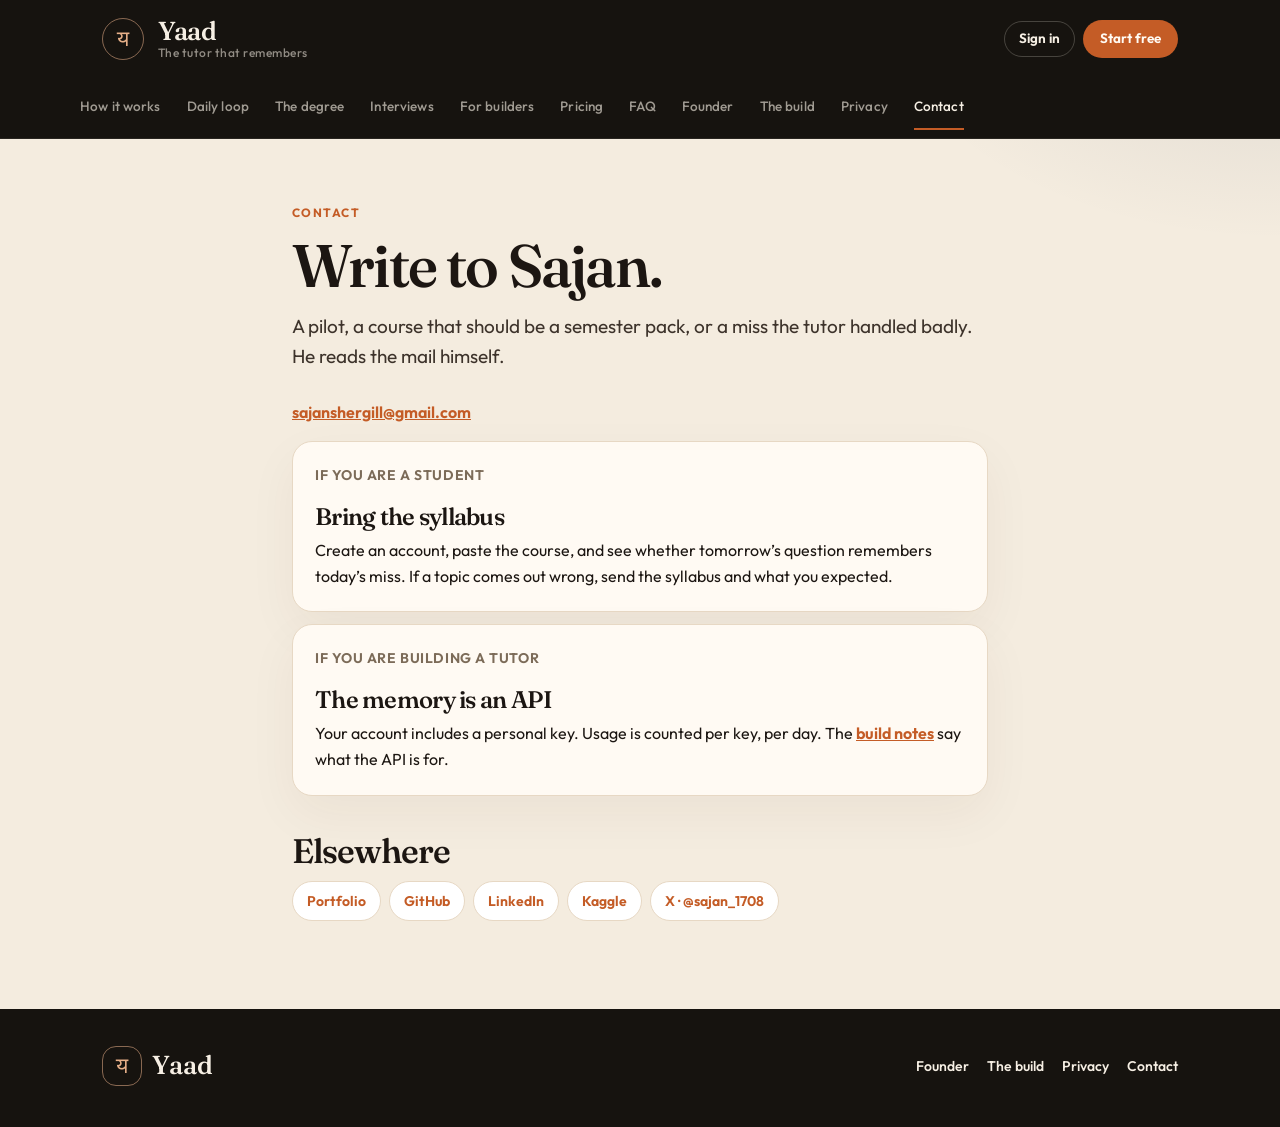
<file: contact.html>
<!DOCTYPE html>
<html lang="en">
<head>
<meta charset="utf-8">
<meta name="viewport" content="width=device-width, initial-scale=1">
<title>Contact — Yaad</title>
<meta name="description" content="Write to Sajan Singh Shergill about Yaad.">
<link rel="preconnect" href="https://fonts.googleapis.com">
<link rel="preconnect" href="https://fonts.gstatic.com" crossorigin>
<link href="https://fonts.googleapis.com/css2?family=Fraunces:opsz,wght@9..144,560;9..144,680&family=Outfit:wght@400;500;600;700&display=swap" rel="stylesheet">
<link rel="stylesheet" href="site.css">
<link rel="stylesheet" href="header.css">
</head>
<body>
<header class="site-head">
  <div class="wrap site-head-top">
    <a class="site-brand" href="./"><span class="site-seal">य</span><span class="site-lockup"><span class="site-name">Yaad</span><span class="site-tag">The tutor that remembers</span></span></a>
    <div class="site-cta">
      <a class="site-btn site-btn-line" href="login">Sign in</a>
      <a class="site-btn site-btn-solid" href="login?mode=signup">Start free</a>
    </div>
  </div>
  <nav class="wrap site-sections" aria-label="Sections">
    <a href="./#how">How it works</a>
    <a href="./#loop">Daily loop</a>
    <a href="./#map">The degree</a>
    <a href="./#earn">Interviews</a>
    <a href="./#api">For builders</a>
    <a href="./#price">Pricing</a>
    <a href="./#faq">FAQ</a>
    <a href="founder">Founder</a>
    <a href="story">The build</a>
    <a href="privacy">Privacy</a>
    <a href="contact" aria-current="page">Contact</a>
  </nav>
</header>

<article class="page">
  <div class="wrap narrow prose">
    <p class="kicker">Contact</p>
    <h1>Write to Sajan.</h1>
    <p class="lede">A pilot, a course that should be a semester pack, or a miss the tutor handled badly. He reads the mail himself.</p>

    <p><a href="mailto:sajanshergill@gmail.com">sajanshergill@gmail.com</a></p>

    <div class="stack">
      <article class="card">
        <p class="years">If you are a student</p>
        <h2>Bring the syllabus</h2>
        <p>Create an account, paste the course, and see whether tomorrow’s question remembers today’s miss. If a topic comes out wrong, send the syllabus and what you expected.</p>
      </article>
      <article class="card">
        <p class="years">If you are building a tutor</p>
        <h2>The memory is an API</h2>
        <p>Your account includes a personal key. Usage is counted per key, per day. The <a href="story">build notes</a> say what the API is for.</p>
      </article>
    </div>

    <h2>Elsewhere</h2>
    <div class="links">
      <a href="https://sajansshergill.github.io/" target="_blank" rel="noopener">Portfolio</a>
      <a href="https://github.com/sajansshergill" target="_blank" rel="noopener">GitHub</a>
      <a href="https://www.linkedin.com/in/sajanshergill/" target="_blank" rel="noopener">LinkedIn</a>
      <a href="https://www.kaggle.com/sajansinghshergill" target="_blank" rel="noopener">Kaggle</a>
      <a href="https://x.com/sajan_1708" target="_blank" rel="noopener">X · @sajan_1708</a>
    </div>
  </div>
</article>

<footer>
  <div class="wrap foot">
    <a class="brand" href="./"><span class="seal">य</span>Yaad</a>
    <nav>
      <a href="founder">Founder</a>
      <a href="story">The build</a>
      <a href="privacy">Privacy</a>
      <a href="contact">Contact</a>
    </nav>
  </div>
</footer>
</body>
</html>
</file>
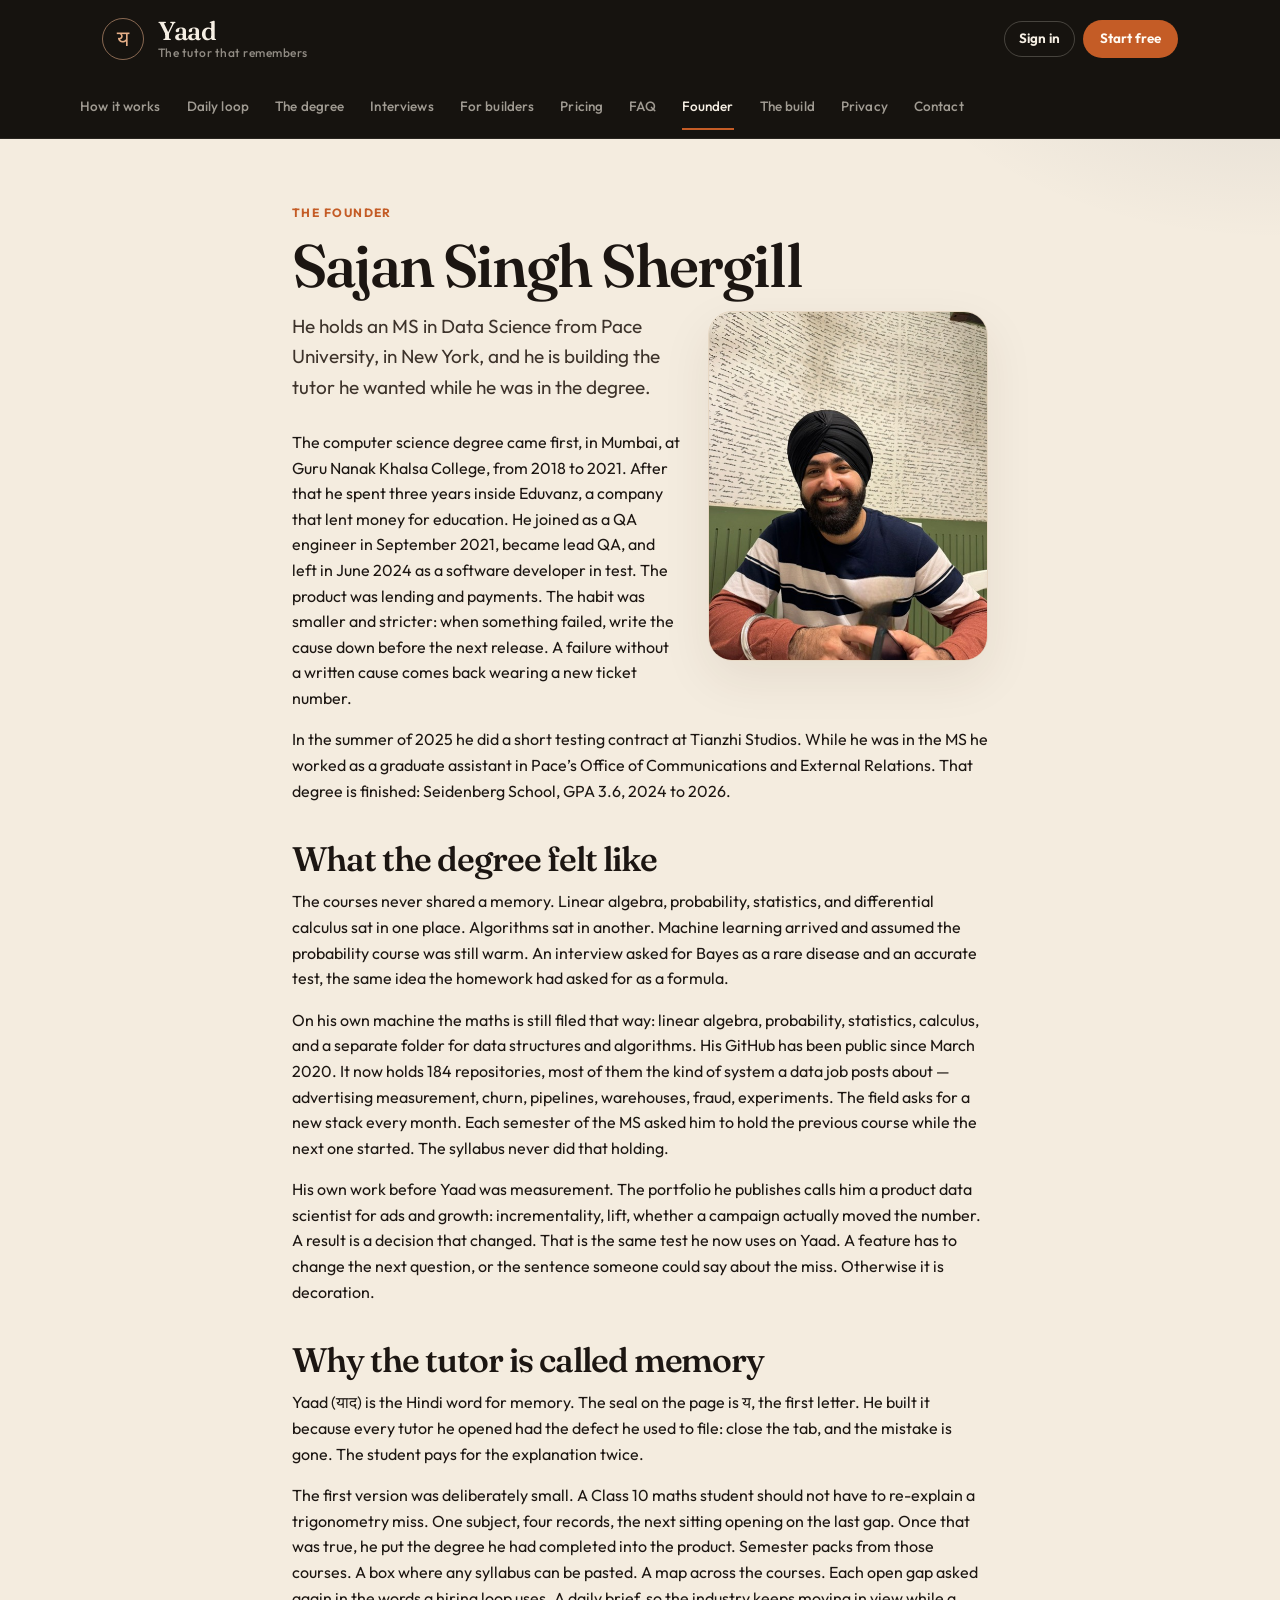
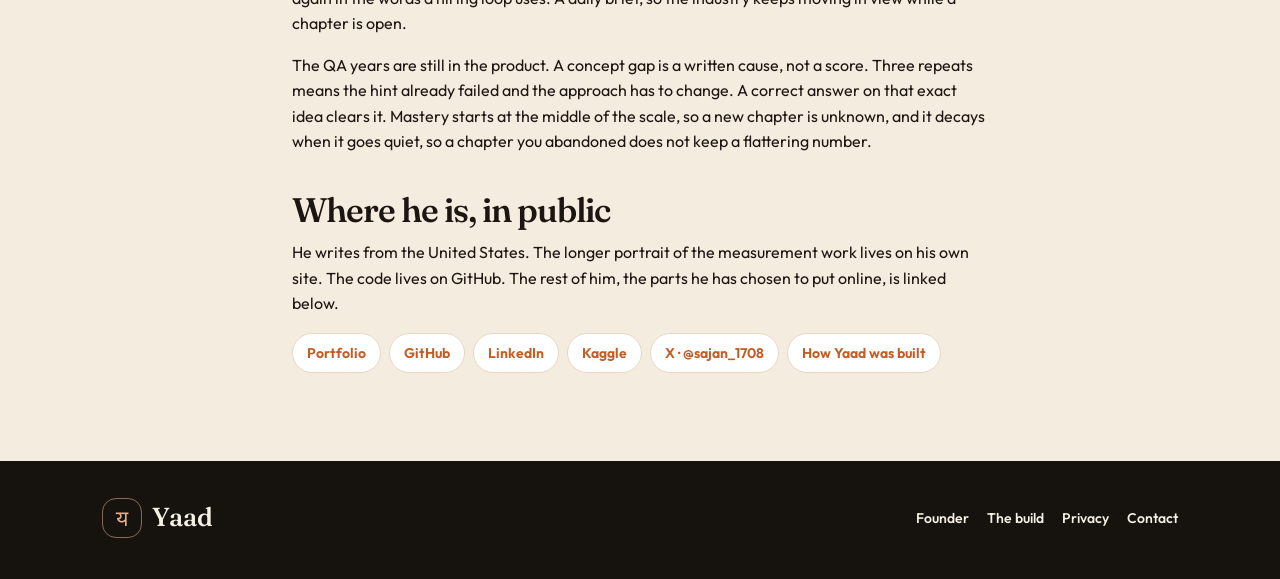
<file: founder.html>
<!DOCTYPE html>
<html lang="en">
<head>
<meta charset="utf-8">
<meta name="viewport" content="width=device-width, initial-scale=1">
<title>Sajan Singh Shergill — Yaad</title>
<meta name="description" content="Sajan Singh Shergill holds an MS in Data Science from Pace University and is building Yaad, the tutor he wanted during the degree.">
<link rel="preconnect" href="https://fonts.googleapis.com">
<link rel="preconnect" href="https://fonts.gstatic.com" crossorigin>
<link href="https://fonts.googleapis.com/css2?family=Fraunces:opsz,wght@9..144,560;9..144,680&family=Outfit:wght@400;500;600;700&display=swap" rel="stylesheet">
<link rel="stylesheet" href="site.css">
<link rel="stylesheet" href="header.css">
</head>
<body>
<header class="site-head">
  <div class="wrap site-head-top">
    <a class="site-brand" href="./"><span class="site-seal">य</span><span class="site-lockup"><span class="site-name">Yaad</span><span class="site-tag">The tutor that remembers</span></span></a>
    <div class="site-cta">
      <a class="site-btn site-btn-line" href="login">Sign in</a>
      <a class="site-btn site-btn-solid" href="login?mode=signup">Start free</a>
    </div>
  </div>
  <nav class="wrap site-sections" aria-label="Sections">
    <a href="./#how">How it works</a>
    <a href="./#loop">Daily loop</a>
    <a href="./#map">The degree</a>
    <a href="./#earn">Interviews</a>
    <a href="./#api">For builders</a>
    <a href="./#price">Pricing</a>
    <a href="./#faq">FAQ</a>
    <a href="founder" aria-current="page">Founder</a>
    <a href="story">The build</a>
    <a href="privacy">Privacy</a>
    <a href="contact">Contact</a>
  </nav>
</header>

<article class="page">
  <div class="wrap narrow prose">
    <p class="kicker">The founder</p>
    <h1>Sajan Singh Shergill</h1>
    <img class="portrait" src="assets/sajan.jpg" alt="Sajan Singh Shergill">
    <p class="lede">He holds an MS in Data Science from Pace University, in New York, and he is building the tutor he wanted while he was in the degree.</p>

    <p>The computer science degree came first, in Mumbai, at Guru Nanak Khalsa College, from 2018 to 2021. After that he spent three years inside Eduvanz, a company that lent money for education. He joined as a QA engineer in September 2021, became lead QA, and left in June 2024 as a software developer in test. The product was lending and payments. The habit was smaller and stricter: when something failed, write the cause down before the next release. A failure without a written cause comes back wearing a new ticket number.</p>

    <p>In the summer of 2025 he did a short testing contract at Tianzhi Studios. While he was in the MS he worked as a graduate assistant in Pace’s Office of Communications and External Relations. That degree is finished: Seidenberg School, GPA 3.6, 2024 to 2026.</p>

    <h2>What the degree felt like</h2>
    <p>The courses never shared a memory. Linear algebra, probability, statistics, and differential calculus sat in one place. Algorithms sat in another. Machine learning arrived and assumed the probability course was still warm. An interview asked for Bayes as a rare disease and an accurate test, the same idea the homework had asked for as a formula.</p>
    <p>On his own machine the maths is still filed that way: linear algebra, probability, statistics, calculus, and a separate folder for data structures and algorithms. His GitHub has been public since March 2020. It now holds 184 repositories, most of them the kind of system a data job posts about — advertising measurement, churn, pipelines, warehouses, fraud, experiments. The field asks for a new stack every month. Each semester of the MS asked him to hold the previous course while the next one started. The syllabus never did that holding.</p>
    <p>His own work before Yaad was measurement. The portfolio he publishes calls him a product data scientist for ads and growth: incrementality, lift, whether a campaign actually moved the number. A result is a decision that changed. That is the same test he now uses on Yaad. A feature has to change the next question, or the sentence someone could say about the miss. Otherwise it is decoration.</p>

    <h2>Why the tutor is called memory</h2>
    <p>Yaad (याद) is the Hindi word for memory. The seal on the page is य, the first letter. He built it because every tutor he opened had the defect he used to file: close the tab, and the mistake is gone. The student pays for the explanation twice.</p>
    <p>The first version was deliberately small. A Class 10 maths student should not have to re-explain a trigonometry miss. One subject, four records, the next sitting opening on the last gap. Once that was true, he put the degree he had completed into the product. Semester packs from those courses. A box where any syllabus can be pasted. A map across the courses. Each open gap asked again in the words a hiring loop uses. A daily brief, so the industry keeps moving in view while a chapter is open.</p>
    <p>The QA years are still in the product. A concept gap is a written cause, not a score. Three repeats means the hint already failed and the approach has to change. A correct answer on that exact idea clears it. Mastery starts at the middle of the scale, so a new chapter is unknown, and it decays when it goes quiet, so a chapter you abandoned does not keep a flattering number.</p>

    <h2>Where he is, in public</h2>
    <p>He writes from the United States. The longer portrait of the measurement work lives on his own site. The code lives on GitHub. The rest of him, the parts he has chosen to put online, is linked below.</p>
    <div class="links">
      <a href="https://sajansshergill.github.io/" target="_blank" rel="noopener">Portfolio</a>
      <a href="https://github.com/sajansshergill" target="_blank" rel="noopener">GitHub</a>
      <a href="https://www.linkedin.com/in/sajanshergill/" target="_blank" rel="noopener">LinkedIn</a>
      <a href="https://www.kaggle.com/sajansinghshergill" target="_blank" rel="noopener">Kaggle</a>
      <a href="https://x.com/sajan_1708" target="_blank" rel="noopener">X · @sajan_1708</a>
      <a href="story">How Yaad was built</a>
    </div>
  </div>
</article>

<footer>
  <div class="wrap foot">
    <a class="brand" href="./"><span class="seal">य</span>Yaad</a>
    <nav>
      <a href="founder">Founder</a>
      <a href="story">The build</a>
      <a href="privacy">Privacy</a>
      <a href="contact">Contact</a>
    </nav>
  </div>
</footer>
</body>
</html>
</file>
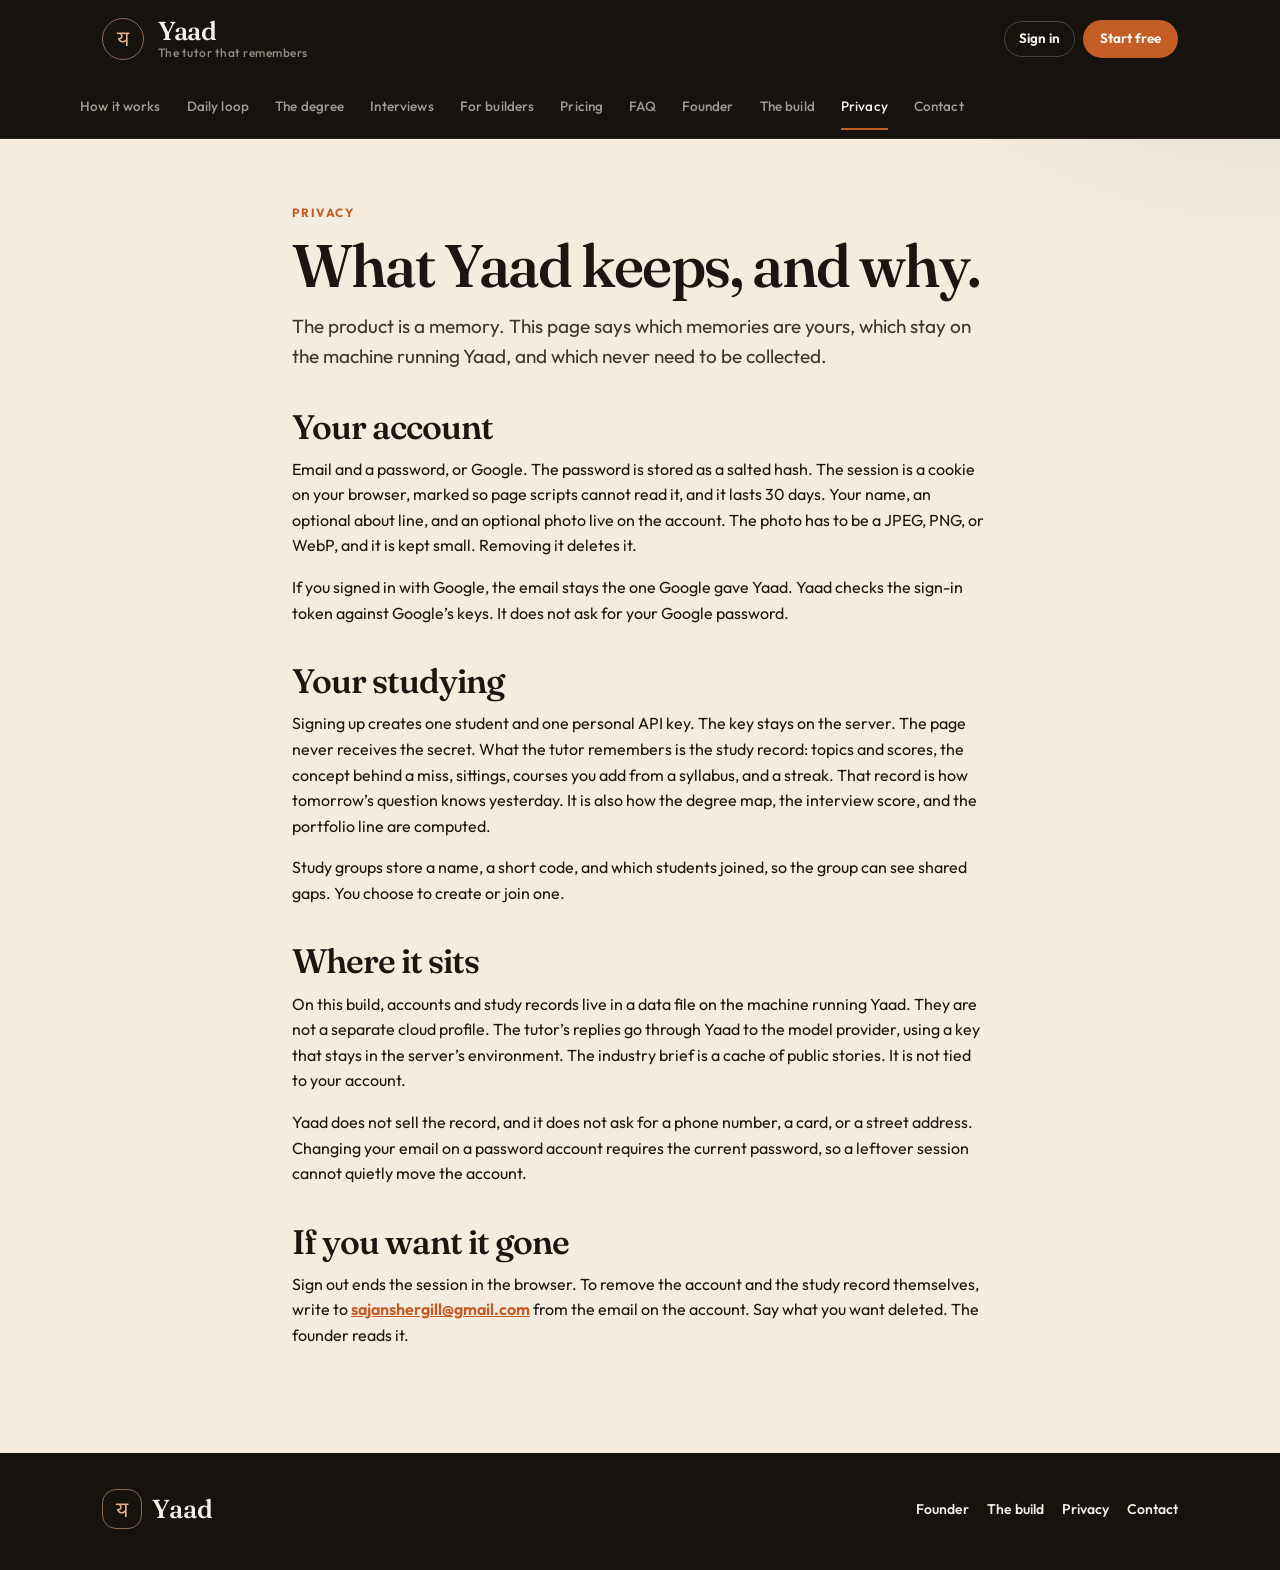
<file: privacy.html>
<!DOCTYPE html>
<html lang="en">
<head>
<meta charset="utf-8">
<meta name="viewport" content="width=device-width, initial-scale=1">
<title>Privacy — Yaad</title>
<meta name="description" content="What Yaad stores about you: the account, the memory, the photo, and the API key.">
<link rel="preconnect" href="https://fonts.googleapis.com">
<link rel="preconnect" href="https://fonts.gstatic.com" crossorigin>
<link href="https://fonts.googleapis.com/css2?family=Fraunces:opsz,wght@9..144,560;9..144,680&family=Outfit:wght@400;500;600;700&display=swap" rel="stylesheet">
<link rel="stylesheet" href="site.css">
<link rel="stylesheet" href="header.css">
</head>
<body>
<header class="site-head">
  <div class="wrap site-head-top">
    <a class="site-brand" href="./"><span class="site-seal">य</span><span class="site-lockup"><span class="site-name">Yaad</span><span class="site-tag">The tutor that remembers</span></span></a>
    <div class="site-cta">
      <a class="site-btn site-btn-line" href="login">Sign in</a>
      <a class="site-btn site-btn-solid" href="login?mode=signup">Start free</a>
    </div>
  </div>
  <nav class="wrap site-sections" aria-label="Sections">
    <a href="./#how">How it works</a>
    <a href="./#loop">Daily loop</a>
    <a href="./#map">The degree</a>
    <a href="./#earn">Interviews</a>
    <a href="./#api">For builders</a>
    <a href="./#price">Pricing</a>
    <a href="./#faq">FAQ</a>
    <a href="founder">Founder</a>
    <a href="story">The build</a>
    <a href="privacy" aria-current="page">Privacy</a>
    <a href="contact">Contact</a>
  </nav>
</header>

<article class="page">
  <div class="wrap narrow prose">
    <p class="kicker">Privacy</p>
    <h1>What Yaad keeps, and why.</h1>
    <p class="lede">The product is a memory. This page says which memories are yours, which stay on the machine running Yaad, and which never need to be collected.</p>

    <h2>Your account</h2>
    <p>Email and a password, or Google. The password is stored as a salted hash. The session is a cookie on your browser, marked so page scripts cannot read it, and it lasts 30 days. Your name, an optional about line, and an optional photo live on the account. The photo has to be a JPEG, PNG, or WebP, and it is kept small. Removing it deletes it.</p>
    <p>If you signed in with Google, the email stays the one Google gave Yaad. Yaad checks the sign-in token against Google’s keys. It does not ask for your Google password.</p>

    <h2>Your studying</h2>
    <p>Signing up creates one student and one personal API key. The key stays on the server. The page never receives the secret. What the tutor remembers is the study record: topics and scores, the concept behind a miss, sittings, courses you add from a syllabus, and a streak. That record is how tomorrow’s question knows yesterday. It is also how the degree map, the interview score, and the portfolio line are computed.</p>
    <p>Study groups store a name, a short code, and which students joined, so the group can see shared gaps. You choose to create or join one.</p>

    <h2>Where it sits</h2>
    <p>On this build, accounts and study records live in a data file on the machine running Yaad. They are not a separate cloud profile. The tutor’s replies go through Yaad to the model provider, using a key that stays in the server’s environment. The industry brief is a cache of public stories. It is not tied to your account.</p>
    <p>Yaad does not sell the record, and it does not ask for a phone number, a card, or a street address. Changing your email on a password account requires the current password, so a leftover session cannot quietly move the account.</p>

    <h2>If you want it gone</h2>
    <p>Sign out ends the session in the browser. To remove the account and the study record themselves, write to <a href="mailto:sajanshergill@gmail.com">sajanshergill@gmail.com</a> from the email on the account. Say what you want deleted. The founder reads it.</p>
  </div>
</article>

<footer>
  <div class="wrap foot">
    <a class="brand" href="./"><span class="seal">य</span>Yaad</a>
    <nav>
      <a href="founder">Founder</a>
      <a href="story">The build</a>
      <a href="privacy">Privacy</a>
      <a href="contact">Contact</a>
    </nav>
  </div>
</footer>
</body>
</html>
</file>
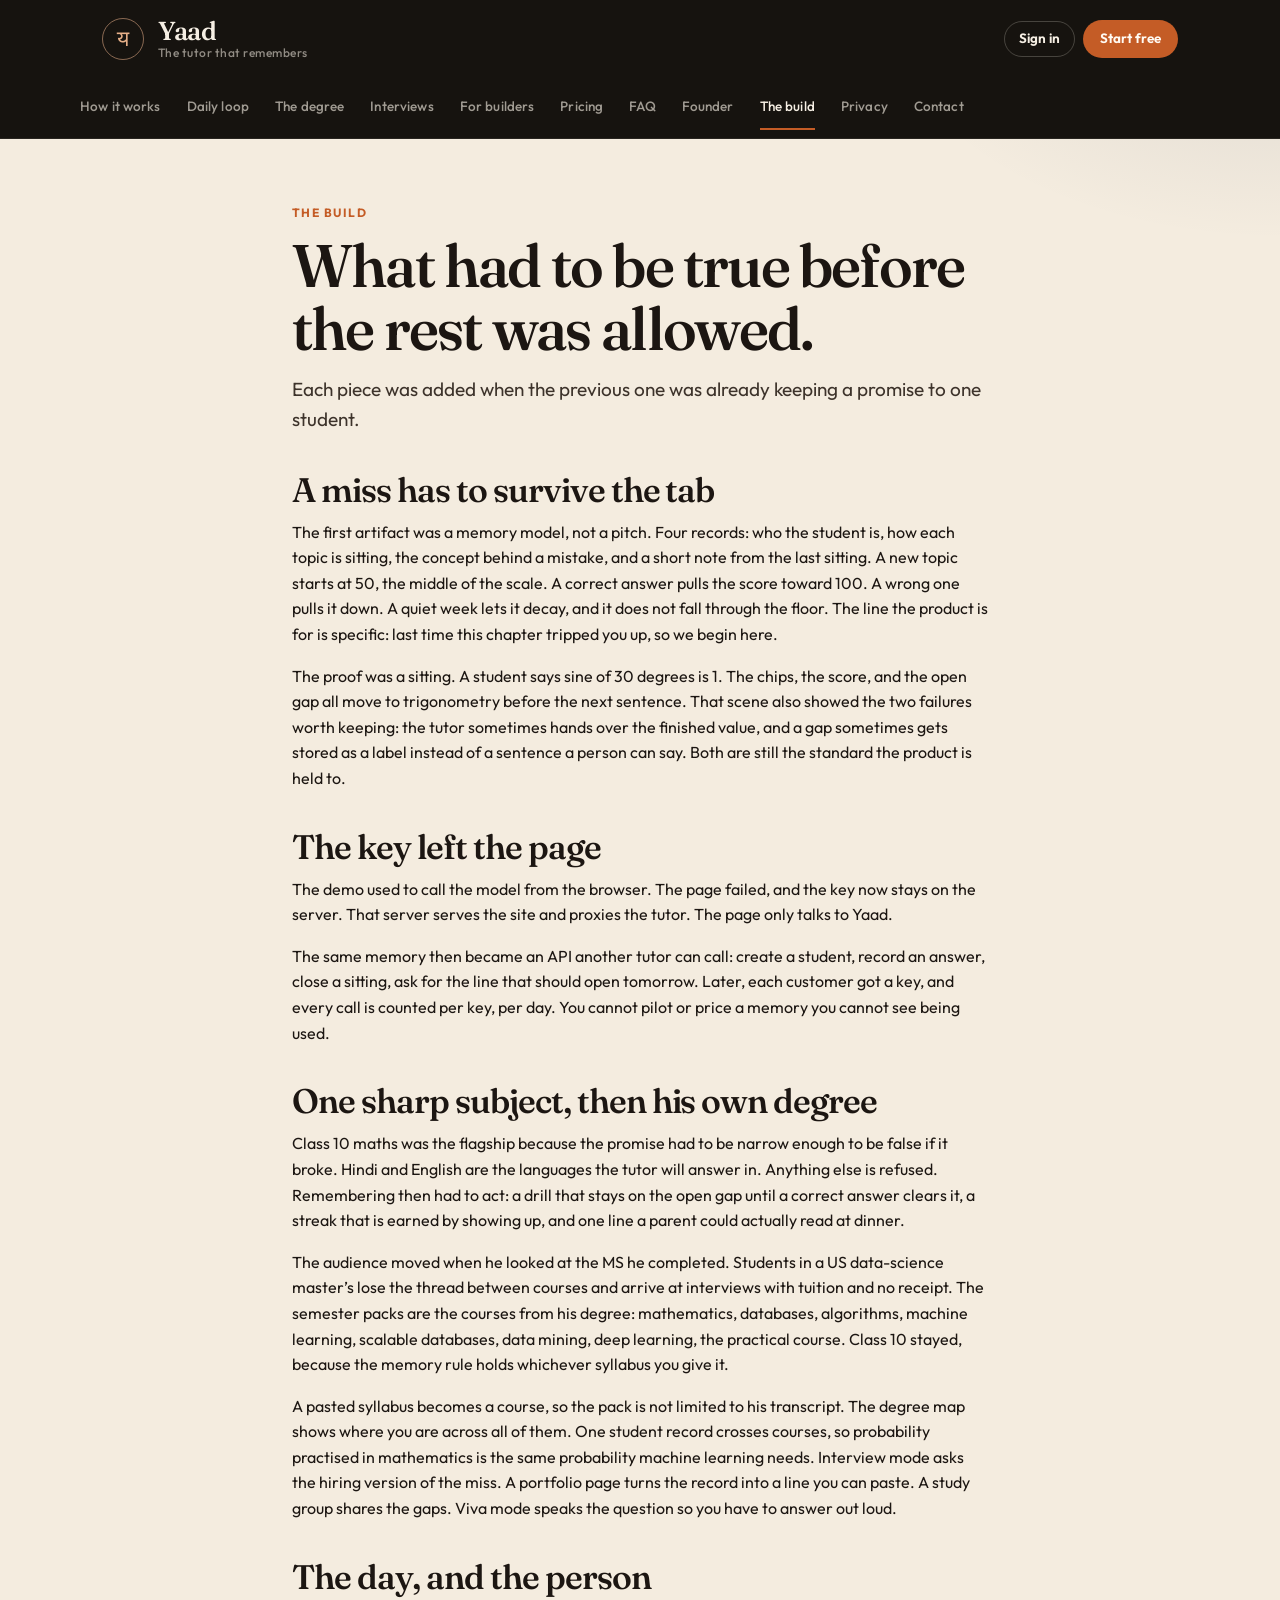
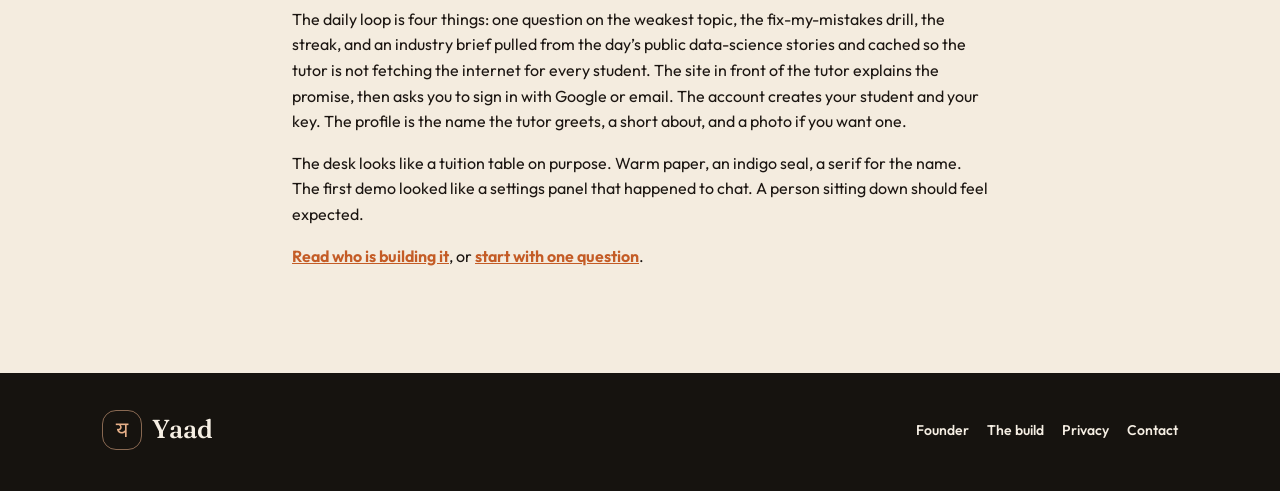
<file: story.html>
<!DOCTYPE html>
<html lang="en">
<head>
<meta charset="utf-8">
<meta name="viewport" content="width=device-width, initial-scale=1">
<title>How Yaad was built</title>
<meta name="description" content="The decisions behind Yaad: a memory for one student, then a map of a whole data-science degree.">
<link rel="preconnect" href="https://fonts.googleapis.com">
<link rel="preconnect" href="https://fonts.gstatic.com" crossorigin>
<link href="https://fonts.googleapis.com/css2?family=Fraunces:opsz,wght@9..144,560;9..144,680&family=Outfit:wght@400;500;600;700&display=swap" rel="stylesheet">
<link rel="stylesheet" href="site.css">
<link rel="stylesheet" href="header.css">
</head>
<body>
<header class="site-head">
  <div class="wrap site-head-top">
    <a class="site-brand" href="./"><span class="site-seal">य</span><span class="site-lockup"><span class="site-name">Yaad</span><span class="site-tag">The tutor that remembers</span></span></a>
    <div class="site-cta">
      <a class="site-btn site-btn-line" href="login">Sign in</a>
      <a class="site-btn site-btn-solid" href="login?mode=signup">Start free</a>
    </div>
  </div>
  <nav class="wrap site-sections" aria-label="Sections">
    <a href="./#how">How it works</a>
    <a href="./#loop">Daily loop</a>
    <a href="./#map">The degree</a>
    <a href="./#earn">Interviews</a>
    <a href="./#api">For builders</a>
    <a href="./#price">Pricing</a>
    <a href="./#faq">FAQ</a>
    <a href="founder">Founder</a>
    <a href="story" aria-current="page">The build</a>
    <a href="privacy">Privacy</a>
    <a href="contact">Contact</a>
  </nav>
</header>

<article class="page">
  <div class="wrap narrow prose">
    <p class="kicker">The build</p>
    <h1>What had to be true before the rest was allowed.</h1>
    <p class="lede">Each piece was added when the previous one was already keeping a promise to one student.</p>

    <h2>A miss has to survive the tab</h2>
    <p>The first artifact was a memory model, not a pitch. Four records: who the student is, how each topic is sitting, the concept behind a mistake, and a short note from the last sitting. A new topic starts at 50, the middle of the scale. A correct answer pulls the score toward 100. A wrong one pulls it down. A quiet week lets it decay, and it does not fall through the floor. The line the product is for is specific: last time this chapter tripped you up, so we begin here.</p>
    <p>The proof was a sitting. A student says sine of 30 degrees is 1. The chips, the score, and the open gap all move to trigonometry before the next sentence. That scene also showed the two failures worth keeping: the tutor sometimes hands over the finished value, and a gap sometimes gets stored as a label instead of a sentence a person can say. Both are still the standard the product is held to.</p>

    <h2>The key left the page</h2>
    <p>The demo used to call the model from the browser. The page failed, and the key now stays on the server. That server serves the site and proxies the tutor. The page only talks to Yaad.</p>
    <p>The same memory then became an API another tutor can call: create a student, record an answer, close a sitting, ask for the line that should open tomorrow. Later, each customer got a key, and every call is counted per key, per day. You cannot pilot or price a memory you cannot see being used.</p>

    <h2>One sharp subject, then his own degree</h2>
    <p>Class 10 maths was the flagship because the promise had to be narrow enough to be false if it broke. Hindi and English are the languages the tutor will answer in. Anything else is refused. Remembering then had to act: a drill that stays on the open gap until a correct answer clears it, a streak that is earned by showing up, and one line a parent could actually read at dinner.</p>
    <p>The audience moved when he looked at the MS he completed. Students in a US data-science master’s lose the thread between courses and arrive at interviews with tuition and no receipt. The semester packs are the courses from his degree: mathematics, databases, algorithms, machine learning, scalable databases, data mining, deep learning, the practical course. Class 10 stayed, because the memory rule holds whichever syllabus you give it.</p>
    <p>A pasted syllabus becomes a course, so the pack is not limited to his transcript. The degree map shows where you are across all of them. One student record crosses courses, so probability practised in mathematics is the same probability machine learning needs. Interview mode asks the hiring version of the miss. A portfolio page turns the record into a line you can paste. A study group shares the gaps. Viva mode speaks the question so you have to answer out loud.</p>

    <h2>The day, and the person</h2>
    <p>The daily loop is four things: one question on the weakest topic, the fix-my-mistakes drill, the streak, and an industry brief pulled from the day’s public data-science stories and cached so the tutor is not fetching the internet for every student. The site in front of the tutor explains the promise, then asks you to sign in with Google or email. The account creates your student and your key. The profile is the name the tutor greets, a short about, and a photo if you want one.</p>
    <p>The desk looks like a tuition table on purpose. Warm paper, an indigo seal, a serif for the name. The first demo looked like a settings panel that happened to chat. A person sitting down should feel expected.</p>
    <p><a href="founder">Read who is building it</a>, or <a href="login?mode=signup">start with one question</a>.</p>
  </div>
</article>

<footer>
  <div class="wrap foot">
    <a class="brand" href="./"><span class="seal">य</span>Yaad</a>
    <nav>
      <a href="founder">Founder</a>
      <a href="story">The build</a>
      <a href="privacy">Privacy</a>
      <a href="contact">Contact</a>
    </nav>
  </div>
</footer>
</body>
</html>
</file>
<file: site.css>
:root{
  --bg:#f4ecdf; --ink:#1c1612; --muted:#7c6b58; --card:#fffaf3; --line:#e7d8c4;
  --saffron:#c45c26; --indigo:#1e2a4a;
}
*{box-sizing:border-box}
html{scroll-behavior:smooth}
body{
  margin:0; color:var(--ink); font-family:Outfit, "Segoe UI", sans-serif; line-height:1.6;
  background:
    radial-gradient(900px 420px at 8% -10%, rgba(196,92,38,.16), transparent 55%),
    radial-gradient(800px 480px at 100% 0%, rgba(30,42,74,.10), transparent 50%),
    var(--bg);
}
h1,h2,h3{font-family:Fraunces, Georgia, serif; font-weight:560; letter-spacing:-.03em; margin:0}
a{color:inherit}
p{margin:0 0 16px}
.wrap{max-width:1120px; margin:0 auto; padding:0 22px}
.brand{display:flex; align-items:center; gap:10px; font-family:Fraunces, Georgia, serif; font-size:26px; font-weight:560; text-decoration:none; color:var(--ink)}
.seal{
  width:40px; height:40px; border-radius:14px; background:var(--indigo); color:#f6efe4;
  display:flex; align-items:center; justify-content:center; font-family:Fraunces, Georgia, serif; font-size:22px;
}
.page{padding:64px 0 88px}
.narrow{max-width:740px}
.kicker{
  font-size:12px; font-weight:700; letter-spacing:.12em; text-transform:uppercase;
  color:var(--saffron); margin:0 0 12px;
}
h1{font-size:clamp(40px, 5vw, 60px); line-height:1.05; margin-bottom:14px}
.lede{font-size:19px; color:#3d332b; margin-bottom:28px}
.portrait{
  width:100%; max-width:280px; aspect-ratio:4/5; object-fit:cover; object-position:center 18%;
  border-radius:24px; border:1px solid var(--line); box-shadow:0 18px 50px rgba(70,42,16,.08);
  float:right; margin:0 0 18px 28px;
}
h2{font-size:clamp(26px, 3vw, 34px); line-height:1.15; margin:36px 0 10px}
.prose a{color:var(--saffron); font-weight:650}
.links{display:flex; flex-wrap:wrap; gap:8px; margin-top:8px}
.links a{
  text-decoration:none; background:#fff; border:1px solid var(--line); border-radius:999px;
  padding:8px 14px; font-weight:650; font-size:14px;
}
.links a:hover{border-color:var(--saffron); color:var(--saffron)}
.years{color:var(--muted); font-size:14px; font-weight:650; letter-spacing:.04em; text-transform:uppercase}
.card{
  background:var(--card); border:1px solid var(--line); border-radius:20px; padding:22px;
  box-shadow:0 18px 50px rgba(70,42,16,.05);
}
.stack{display:grid; gap:12px; margin-top:8px}
.card h2{margin:6px 0 8px; font-size:24px}
.card p:last-child{margin:0}
footer{background:#16130f; color:rgba(246,239,228,.62); padding:36px 0 40px; font-size:14px}
.foot{display:flex; justify-content:space-between; align-items:center; gap:16px; flex-wrap:wrap}
.foot nav{position:static; background:transparent; border:0; display:flex; gap:18px; flex-wrap:wrap}
.foot a{color:#f6efe4; text-decoration:none; font-weight:550}
.foot a:hover{color:#e7b089}
.foot .brand{color:#f6efe4}
.foot .seal{background:transparent; color:#e7b089; border:1px solid rgba(231,176,137,.55)}
@media(max-width:800px){
  .portrait{float:none; display:block; margin:0 0 22px}
}
</file>
<file: header.css>
.site-head{
  position:sticky; top:0; z-index:40;
  background:#16130f;
  color:#f6efe4;
  border-bottom:1px solid rgba(246,239,228,.08);
}
.site-head .wrap{max-width:1120px; margin:0 auto; padding:0 22px}
.site-mast,.site-head-top{
  display:flex; align-items:center; justify-content:space-between;
  gap:24px; min-height:78px;
}
.site-brand{
  display:flex; align-items:center; gap:14px;
  text-decoration:none; color:#f6efe4; min-width:0;
}
.site-seal{
  width:42px; height:42px; border-radius:50%;
  display:flex; align-items:center; justify-content:center; flex:none;
  background:transparent; color:#e7b089;
  border:1px solid rgba(231,176,137,.55);
  font-family:Fraunces, Georgia, serif; font-size:22px; font-weight:560;
}
.site-lockup{display:flex; flex-direction:column; gap:1px; min-width:0}
.site-name{
  font-family:Fraunces, Georgia, serif; font-weight:560; font-size:26px;
  letter-spacing:-.03em; line-height:1;
}
.site-tag{
  font-family:Outfit, "Segoe UI", sans-serif; font-size:12px; font-weight:500;
  letter-spacing:.04em; color:rgba(246,239,228,.55); line-height:1.3;
}
.site-cta{display:flex; gap:8px; align-items:center; flex:none}
.site-btn{
  display:inline-flex; align-items:center; justify-content:center; text-decoration:none;
  border-radius:999px; font-weight:650; font-family:Outfit, "Segoe UI", sans-serif;
  font-size:13.5px; line-height:1; cursor:pointer; border:1px solid transparent;
  width:auto; margin:0;
}
.site-btn-solid{background:#c45c26; color:#fffaf3; padding:11px 16px}
.site-btn-solid:hover{background:#a84b1c}
.site-btn-line{background:transparent; color:#f6efe4; border-color:rgba(246,239,228,.22); padding:10px 14px}
.site-btn-line:hover{border-color:#e7b089; color:#e7b089}
.site-sections{
  display:flex; flex-wrap:wrap; align-items:center; gap:2px 0;
  border-top:1px solid rgba(246,239,228,.1);
  padding:0 0 2px;
}
.site-head > .site-sections{border-top:0; padding:6px 0 8px}
.site-sections a{
  text-decoration:none; color:rgba(246,239,228,.62);
  font-family:Outfit, "Segoe UI", sans-serif;
  font-size:13.5px; font-weight:500; letter-spacing:.01em;
  padding:12px 0; margin-right:26px; border-radius:0;
  box-shadow:inset 0 -2px 0 transparent;
}
.site-sections a:hover{color:#f6efe4; background:transparent}
.site-sections a[aria-current="page"]{
  color:#f6efe4; background:transparent;
  box-shadow:inset 0 -2px 0 #c45c26;
}
@media(max-width:860px){
  .site-mast,.site-head-top{min-height:68px}
  .site-tag{display:none}
  .site-name{font-size:22px}
  .site-sections a{margin-right:16px; font-size:13px; padding:10px 0}
}
</file>
